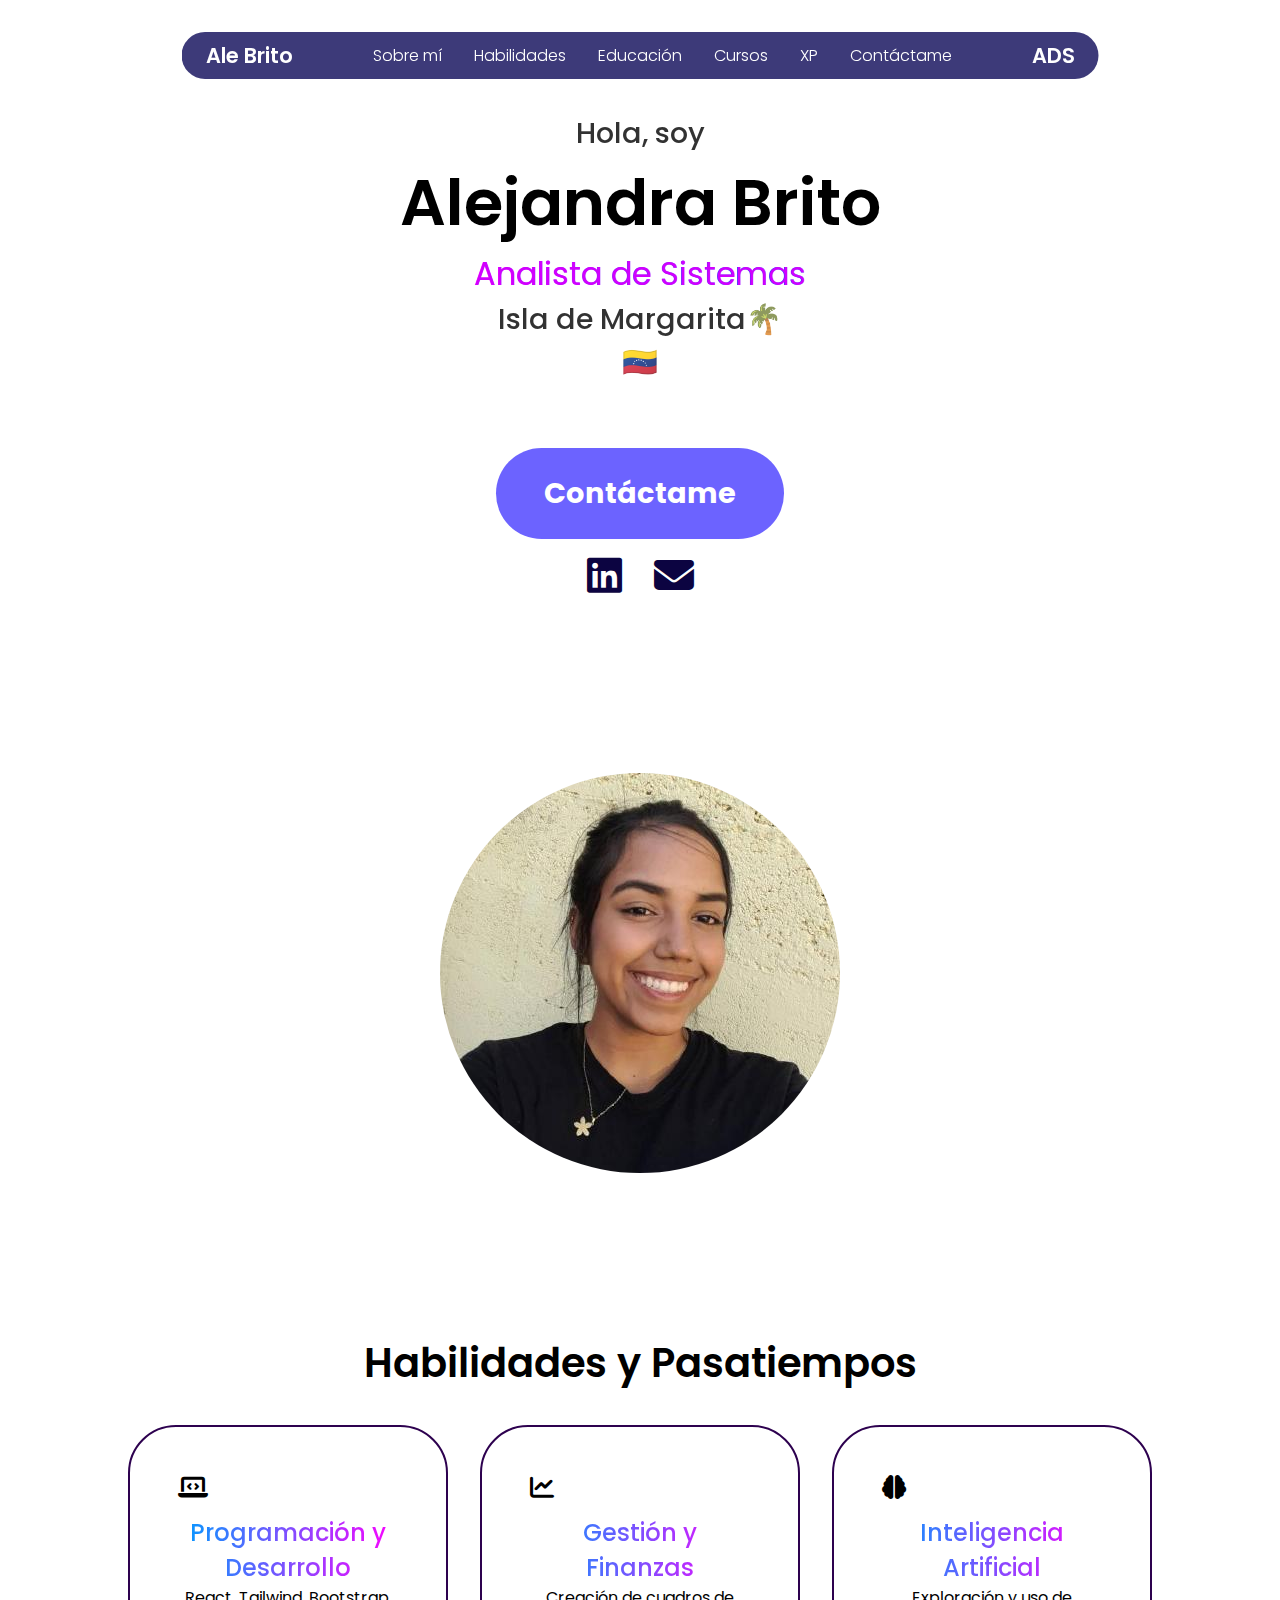
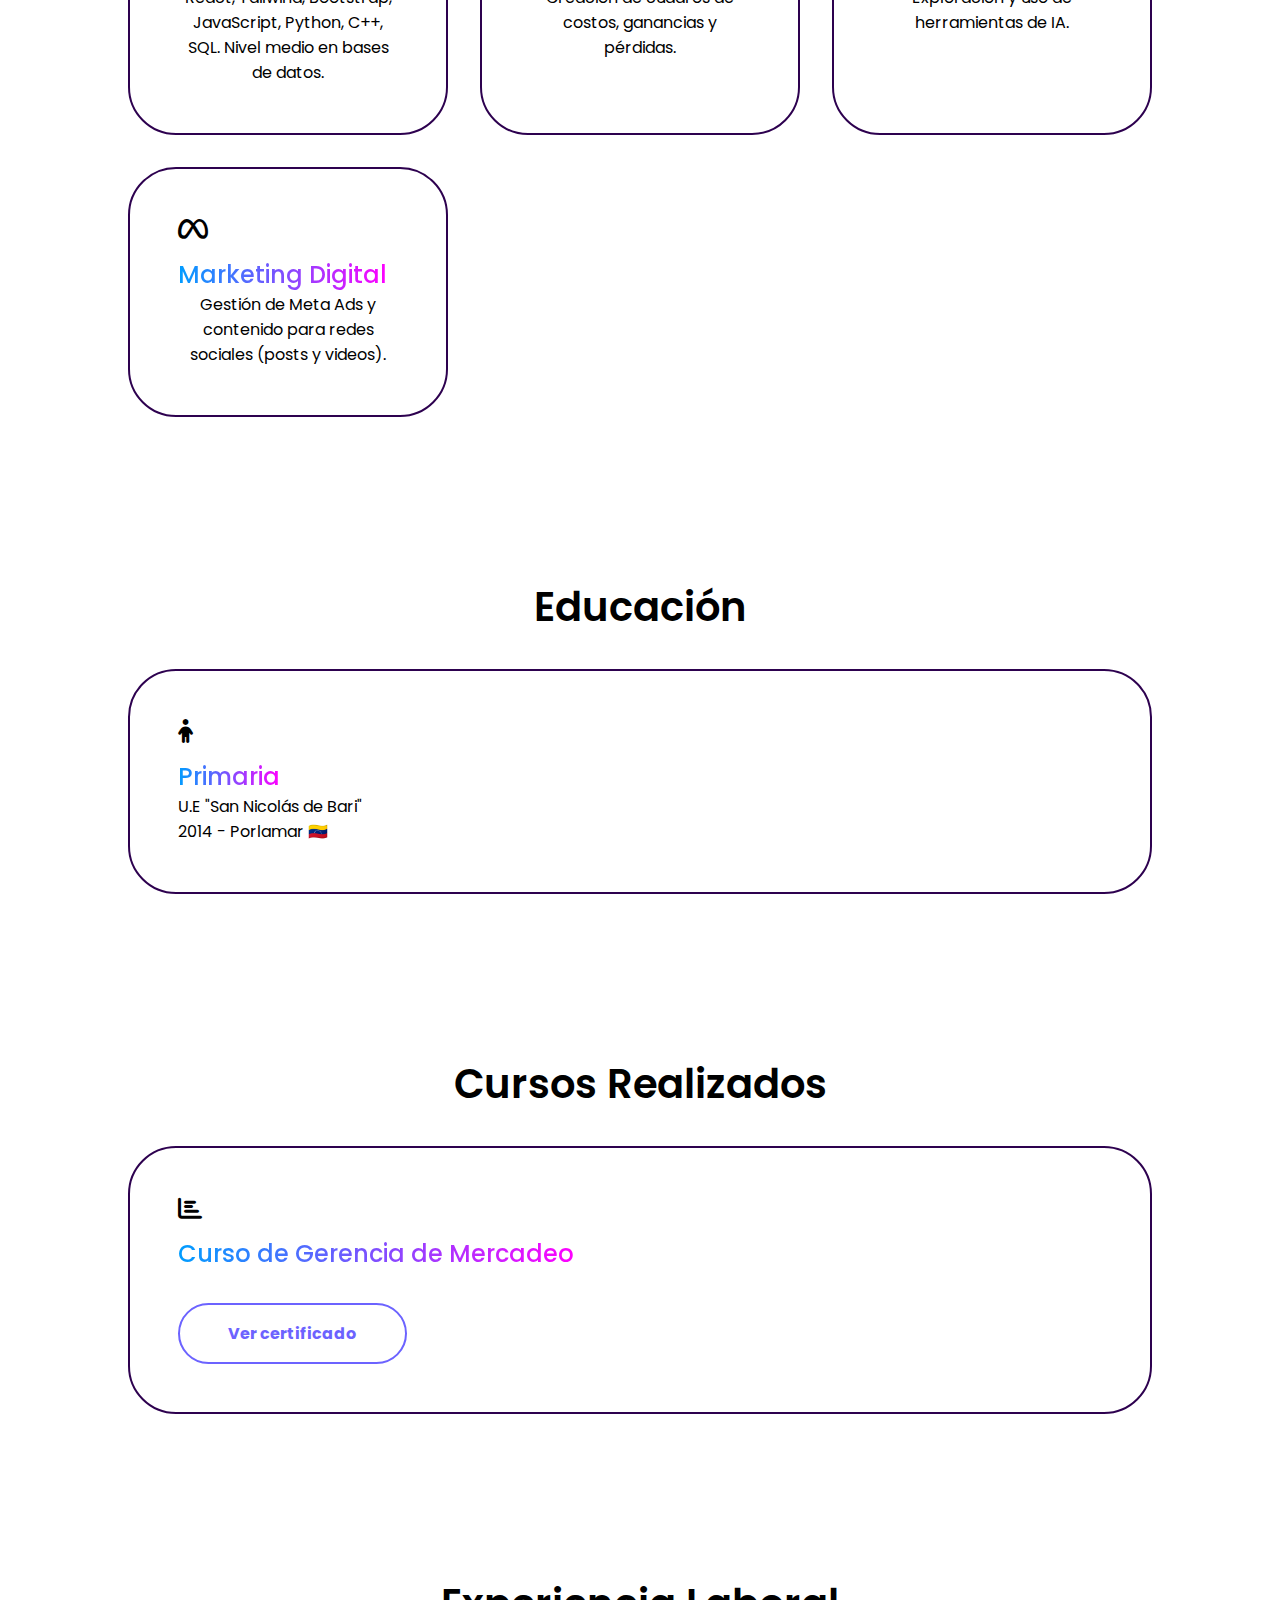
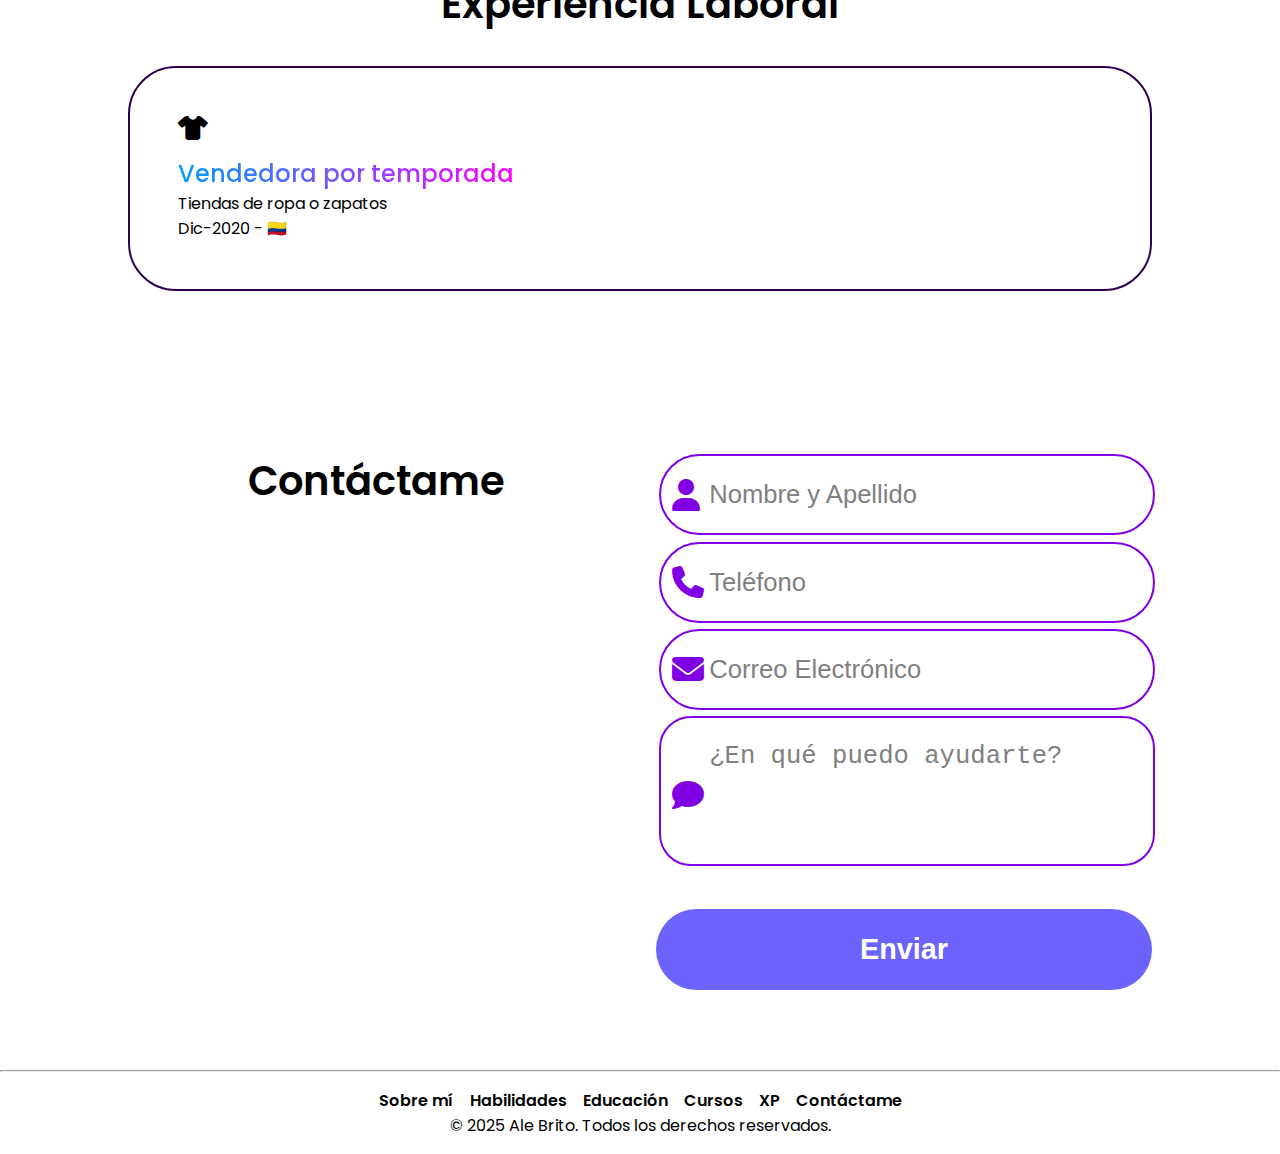
<file: index.html>
<!DOCTYPE html>
<html lang="es-en">
<head>
    <!-- Meta etiquetas para el charset (codificación de caracteres) y para la vista en dispositivos móviles -->
    <meta charset="UTF-8">
    <meta name="viewport" content="width=device-width, initial-scale=1.0">
    
    <!-- Título de la página que aparece en la pestaña del navegador -->
    <title>Acerca de Ale</title>

    <!-- Icono de la página que aparece en la pestaña del navegador -->
    <link rel="icon" type="image/png" href="img/favicon.ico">
    
    <!-- Estilos CSS del archivo externo -->
    <link rel="stylesheet" href="style.css">
    
    <!-- Fuente de íconos FontAwesome (usada para los iconos) -->
    <link rel="stylesheet" href="https://cdnjs.cloudflare.com/ajax/libs/font-awesome/6.7.2/css/all.min.css">
    
    <!-- Fuente Google Poppins, que se usará para los textos -->
    <link href="https://fonts.googleapis.com/css2?family=Poppins:wght@300;500;600&display=swap" rel="stylesheet">
    
    <!-- Script de Google Translate para traducción automática -->
    <script type="text/javascript">
        function googleTranslateElementInit() {
            new google.translate.TranslateElement({
                pageLanguage: 'es', 
                includedLanguages: 'en,fr,it,pt,ru', 
                layout: google.translate.TranslateElement.InlineLayout.SIMPLE
            }, 'google_translate_element');
        }
    </script>
    <script type="text/javascript" src="https://translate.google.com/translate_a/element.js?cb=googleTranslateElementInit"></script>
</head>

<body class="fondo-responsive">
    <!-- Barra de navegación (header) -->
    <header class="header">
        <!-- Logo de la página -->
        <a href="#" class="logo"><span>Ale Brito</span></a>
        
        <!-- Enlaces del menú de navegación -->
        <ul class="nav-links">
            <li><a href="#about">Sobre mí</a></li>
            <li><a href="#skills">Habilidades</a></li>
            <li><a href="#educacion">Educación</a></li>
            <li><a href="#cursos">Cursos</a></li>
            <li><a href="#experiencia">XP</a></li>
            <li><a href="#contact">Contáctame</a></li>
        </ul>
        
        <!-- Enlace a otra página (presentación global) -->
        <a href="presentacion global/baner.html" class="logo">ADS</a>

        <!-- Icono de menú hamburguesa para pantallas pequeñas -->
        <i class="fa-solid fa-bars" id="menu-icon"></i>
    </header>

    <!-- Contenedor para el widget de Google Translate -->
    <div id="google_translate_element"></div>

    <!-- Toast (notificación emergente) -->
    <div class="toast" id="toast">¡Este es un toast que estará visible mientras trabajas!</div>

    <!-- Sección "Sobre mí" -->
    <section id="about" class="about">
        <div class="about-container">
            <div class="info-box">
                <!-- Información personal -->
                <div class="text">
                    <h3>Hola, soy</h3>
                    <h1>Alejandra Brito</h1>
                    <span>Analista de Sistemas</span>
<!--                     <h3>21 años de edad</h3> -->
                    <h3>Isla de Margarita🌴</h3>
                    <h3>🇻🇪</h3>
                </div>

                <!-- Botón de contacto -->
                <div class="">
                    <a href="#contact" class="btn2">Contáctame</a>
                </div>

                <!-- Redes sociales -->
                <div class="socials">
                    <a href="https://www.linkedin.com/in/alejandra-brito-035682319/" target="_blank">
                        <i class="fa-brands fa-linkedin"></i>
                    </a>
                    <a href="mailto:1509.wonder@gmail.com">
                        <i class="fa-solid fa-envelope"></i>
                    </a>
                </div>
            </div>
            
            <!-- Foto de la persona -->
            <img src="./img/me.jpeg" alt="ale">
        </div>
    </section>

    <!-- Sección "Habilidades y Pasatiempos" -->
    <section id="skills">
        <h2 class="section-title">Habilidades y Pasatiempos</h2>
        <div class="grid">
            <!-- Tarjetas con habilidades -->
            <div class="grid-card">
                <i class="fa-solid fa-laptop-code"></i>
                <span>Programación y Desarrollo</span>
                <p>React, Tailwind, Bootstrap, JavaScript, Python, C++, SQL. Nivel medio en bases de datos.</p>
            </div>

            <div class="grid-card">
                <i class="fa-solid fa-chart-line"></i>
                <span>Gestión y Finanzas</span>
                <p>Creación de cuadros de costos, ganancias y pérdidas.</p>
            </div>

            <div class="grid-card">
                <i class="fa-solid fa-brain"></i>
                <span>Inteligencia Artificial</span>
                <p>Exploración y uso de herramientas de IA.</p>
            </div>

            <div class="grid-card">
                <i class="fa-brands fa-meta"></i>
                <span>Marketing Digital</span>
                <p>Gestión de Meta Ads y contenido para redes sociales (posts y videos).</p>
            </div>

            <!-- Otras tarjetas de habilidades... -->
        </div>
    </section>

    <!-- Sección "Educación" -->
    <section id="educacion">
        <h2 class="section-title">Educación</h2>
        <div class="grid">
            <!-- Tarjetas con información educativa -->
            <div class="grid-card">
                <i class="fa-solid fa-child"></i>
                <span>Primaria</span>
                <p>U.E "San Nicolás de Bari"</p>
                <p>2014 - Porlamar 🇻🇪</p>
            </div>

            <!-- Otras tarjetas de educación... -->
        </div>
    </section>

    <!-- Sección "Cursos Realizados" -->
    <section id="cursos">
        <h2 class="section-title">Cursos Realizados</h2>
        <div class="grid">
            <!-- Tarjetas con información de cursos -->
            <div class="grid-card">
                <i class="fa-solid fa-chart-bar"></i>
                <span>Curso de Gerencia de Mercadeo</span>
                <a href="https://drive.google.com/file/d/1TJjWZ-bbgGSuBGMePHadqKtFoYxA7y_h/view?usp=sharing" target="_blank" class="btn">Ver certificado</a>
            </div>
            
            <!-- Otras tarjetas de cursos... -->
        </div>
    </section>

    <!-- Sección "Experiencia Laboral" -->
    <section id="experiencia">
        <h2 class="section-title">Experiencia Laboral</h2>
        <div class="grid">
            <!-- Tarjetas con experiencia laboral -->
            <div class="grid-card">
                <i class="fa-solid fa-tshirt"></i>
                <span>Vendedora por temporada</span>
                <p>Tiendas de ropa o zapatos</p>
                <p>Dic-2020 - 🇨🇴 </p>
            </div>

            <!-- Otras tarjetas de experiencia... -->
        </div>
    </section>

    <!-- Sección "Contáctame" -->
    <section class="contact problema" id="contact">
        <div class="grid">
            <h2 class="section-title">Contáctame</h2>
            <form id="contactForm" class="contact-form">
                <!-- Formulario de contacto con campos como nombre, teléfono, correo y mensaje -->
                <div class="input-group">
                    <input type="text" name="nombre" placeholder="Nombre y Apellido" required>
                    <i class="fa-solid fa-user"></i>
                </div>
                <div class="input-group">
                    <input type="tel" name="telefono" placeholder="Teléfono" required>
                    <i class="fa-solid fa-phone"></i>
                </div>
                <div class="input-group">
                    <input type="email" name="email" placeholder="Correo Electrónico" required>
                    <i class="fa-solid fa-envelope"></i>
                </div>
                <div class="input-group">
                    <textarea name="mensaje" placeholder="¿En qué puedo ayudarte?" required></textarea>
                    <i class="fa-solid fa-comment"></i>
                </div>
                <button type="submit" class="btn2 contact-btn">Enviar</button>
            </form>            
        </div>
    </section>

    <!-- Separador de pie de página -->
    <hr class="footer-divider">

    <!-- Pie de página con enlaces y detalles de derechos reservados -->
    <footer class="problema">
        <ul>
            <li><a href="#about">Sobre mí</a></li>
            <li><a href="#skills">Habilidades</a></li>
            <li><a href="#educacion">Educación</a></li>
            <li><a href="#cursos">Cursos</a></li>
            <li><a href="#experiencia">XP</a></li>
            <li><a href="#contact">Contáctame</a></li>
        </ul>
        <p>&copy; 2025 Ale Brito. Todos los derechos reservados.</p>
    </footer>
</body>
</html>
</file>
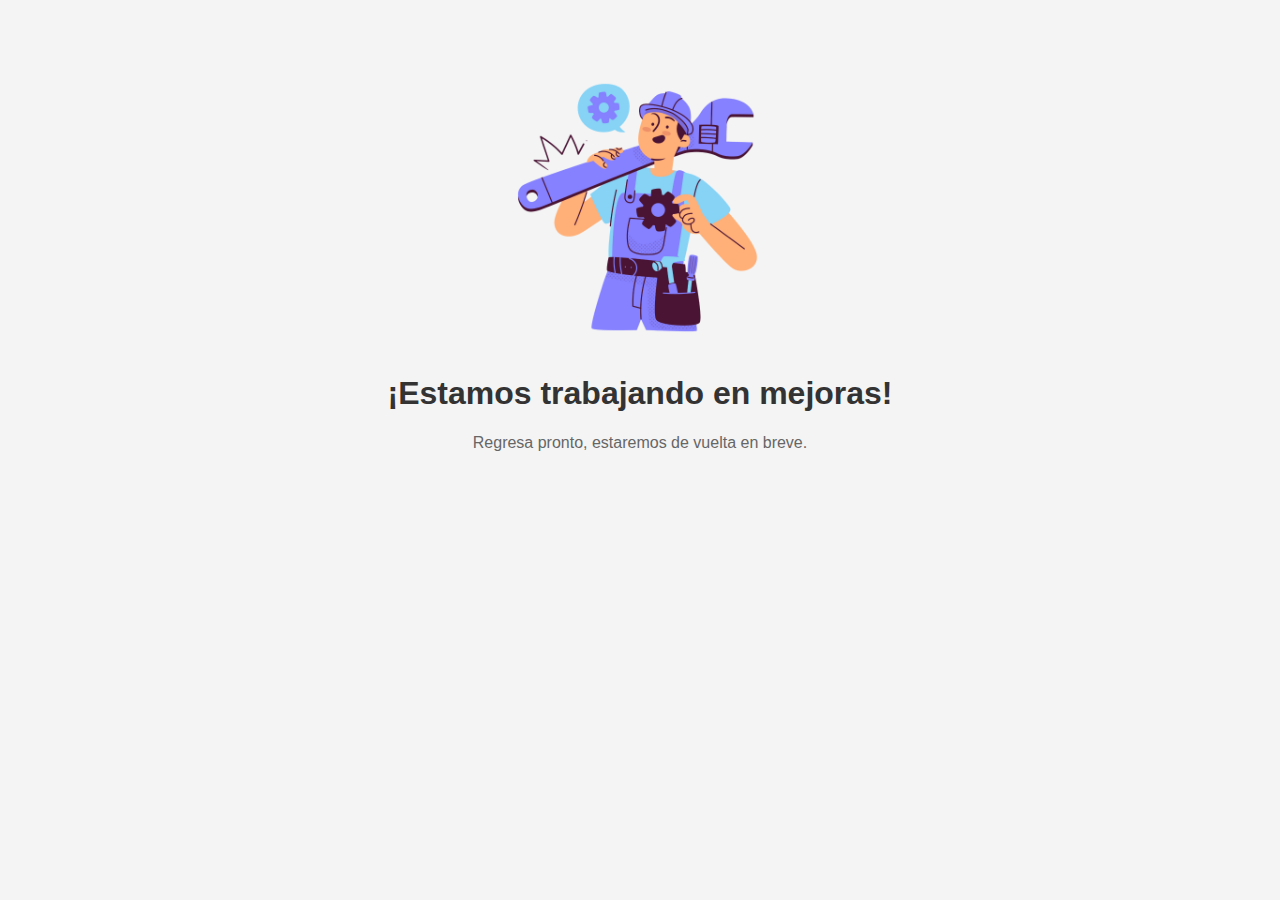
<file: mantenimiento.html>
<!DOCTYPE html>
<html lang="es">
<head>
    <meta charset="UTF-8">
    <meta name="viewport" content="width=device-width, initial-scale=1.0">
    <link rel="icon" type="image/png" href="img/favicon.ico">
    <title>Página en Mantenimiento</title>
    <style>
        body {
            text-align: center;
            background-color: #f4f4f4;
            font-family: Arial, sans-serif;
            margin: 0;
            padding: 0;
        }
        .container {
            margin-top: 50px;
        }
        img {
            width: 300px;
        }
        h1 {
            color: #333;
        }
        p {
            color: #666;
        }
    </style>
</head>
<body>
    <div class="container">
        <img src="mante.png" alt="Mantenimiento">
        <h1>¡Estamos trabajando en mejoras!</h1>
        <p>Regresa pronto, estaremos de vuelta en breve.</p>
    </div>
</body>
</html>
</file>
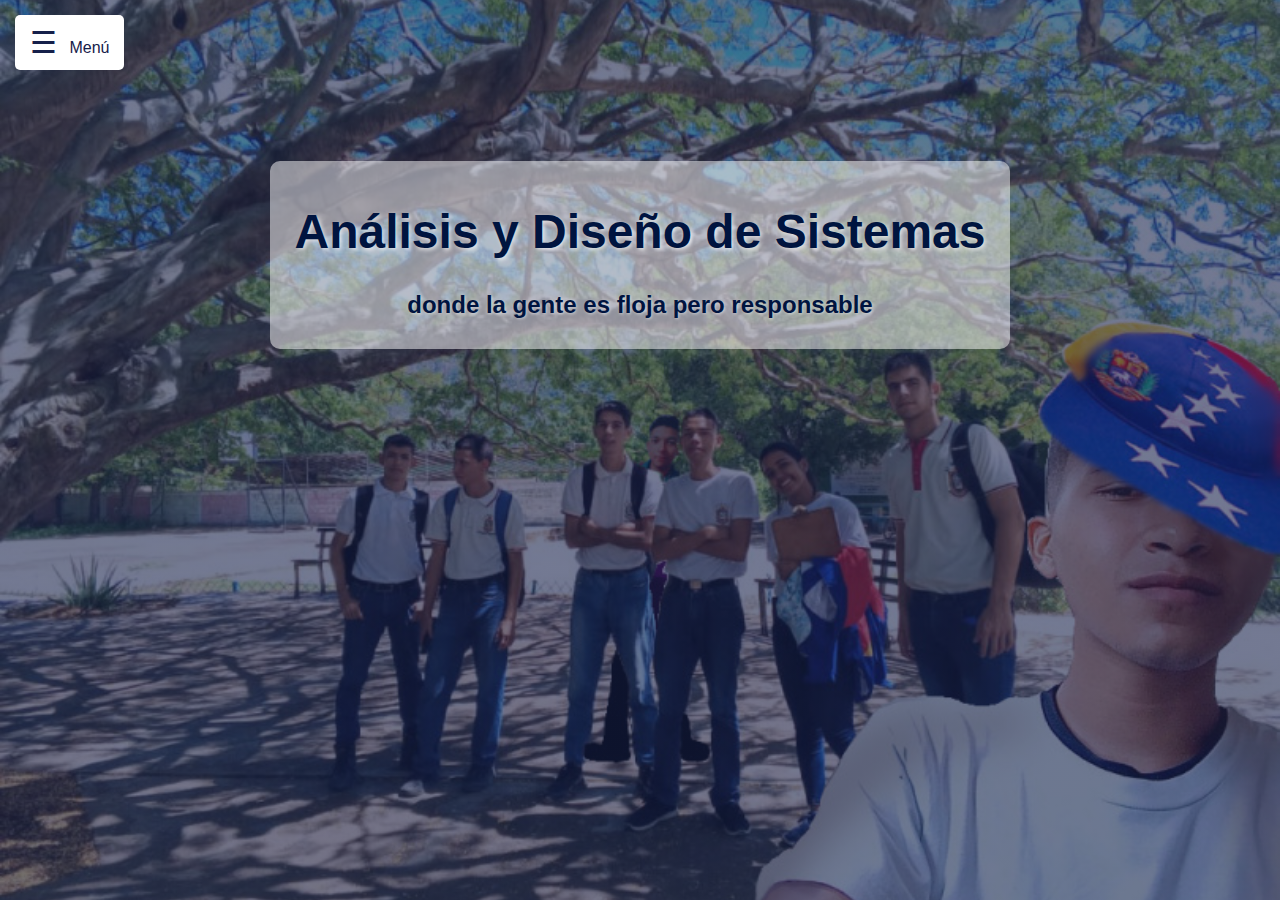
<file: presentacion global/baner.html>
<!DOCTYPE html>
<html lang="es">
<head>
    <meta charset="UTF-8">
    <meta name="viewport" content="width=device-width, initial-scale=1.0">
    <title>UNEFA creator of hate</title>
    <link rel="icon" type="image/ico" href="loguito.ico">
    <link rel="stylesheet" href="./baner.css">
</head>
<body>
    
    <div id="menu-icon">☰</div>  <!-- Aquí se pone el ícono del menú -->
    
    <!--navegador-->
    <nav class="navegador">
        <a href="../index.html" class="nav__link alejandra-link">Alejandra Brito</a>
        <a href="http://rivaskliver.infy.uk/?i=1" class="nav__link">Kliver Rivas</a>
        <a href="http://leonardoom.great-site.net/index.html?i=1" class="nav__link">Leonardo Calojero</a>
        <a href="http://fireclikspage.great-site.net/" class="nav__link">Enmanuel Carreño</a>
        <a href="http://edinsonlozano.great-site.net/index.html" class="nav__link">Edinson Lozano</a>
        <a href="http://sololeveling.free.nf/?i=1" class="nav__link">Victor González</a>
        <a href="http://josedavid.rf.gd/?i=1" class="nav__link">José D Velásquez</a>
        <a href="http://jhoanhered.kesug.com/?i=1" class="nav__link">Jhoan Marcano</a>
        <p class="menu-text">Visita las páginas de los estudiantes de ADS </p>
        <p class="menu-text">Período (2-2024)</p>
    </nav>
    
    <!--fondo-->
    <div class="fondo linear">
        <div class="text-container">
            <h1 class="title">Análisis y Diseño de Sistemas</h1>
            <h2 class="subtitle">donde la gente es floja pero responsable</h2>
        </div>
    </div>

    <!-- Script para activar el menú en pantallas pequeñas -->
    <script>
        const menuIcon = document.getElementById('menu-icon');
        const navegador = document.querySelector('.navegador');

        menuIcon.addEventListener('click', () => {
            navegador.classList.toggle('active');
        });
    </script>
</body>
</html>
</file>
<file: style.css>
/* Estilos generales */
* {
    margin: 0;
    padding: 0;
    box-sizing: border-box;
    position: relative;
    scroll-behavior: smooth;
}

html, body {
    width: 100%;
    overflow-x: hidden;
    font-family: 'Poppins';    
}

:root {
    --transition: 0.3s ease-in-out;
    --gradient-color: linear-gradient(to right, rgb(0, 157, 255), rgb(255,0,255));
}

/* Contenedor principal */
.fondo-responsive {
    max-width: 1920px;
    min-width: 400px;
    margin: auto;
    display: flexbox;
    flex-wrap: wrap;
}

/* Header */
header{
    position: fixed;
    top: 2rem;
    left: 50%;
    transform: translateX(-50%);
    display: flex;
    align-items: center;
    justify-content: center;
    gap: 5rem;
    background-color: rgba(13, 9, 87, 0.8);
    backdrop-filter: blur(8px);
    color: white;
    padding: 0.5rem 1.5rem;
    border-radius: 3rem;
    z-index: 1000;
}

.logo{
    color: white;
    font-size: 1.3rem;
    font-weight: 600;
    white-space: nowrap;
    transition: var(--transition);
    text-decoration: none;
}

.logo:hover{
    transform: scale(1.1);
}

.nav-links{
    display: flex;
    gap: 2rem;
    list-style-type: none;
    align-items: center;
    white-space: nowrap;

}

li a{
    position: relative;
    color: white;
    font-weight: 300;
    text-decoration: none;
}

li a::before{
    position: absolute;
    content: '';
    width: 0;
    left: 0;
    height: 5px;
    top: 25px;
    border-radius: 1rem;
    transition: 0.1s ease-in-out;
    background: linear-gradient(to right, rgb(0, 157, 255), rgb(255,0,255));
}

li a:hover::before{
    width: 100%;
}


#menu-icon{
    font-size: 2rem;
    display: none;
}
/* Secciones */
section {
    width: 100%;
    padding: 5rem 10%;
    text-align: center;
    position: relative;
}

.section-title {
    font-size: 2.5rem;
    font-weight: 600;
    margin-bottom: 2rem;
}

/*presentacion ale*/

.about .about-container {
    display: flex;
    align-items: center;
    justify-content: center;
    gap: 10rem;
    flex-wrap: wrap; /* Permite que los elementos se ajusten */
    text-align: center; /* Alinea el texto al centro si es necesario */
}

.about .about-container .img, .about .about-container .text {
    flex: 1 1 100%; /* Hace que cada elemento ocupe el 100% en pantallas más pequeñas */
}

.about .about-container img {
    max-width: 100%;
    height: auto;
    border-radius: 50%;
}

.about .about-container .text {
    padding: 2rem;/* Mantiene el texto dentro de un tamaño adecuado */
}


.info-box h3{
    font-size: 1.8rem;
    font-weight: 500;
    opacity: 0.8;
}

.info-box h1{
    font-size: 4rem;
    font-weight: 600;
}

.info-box span{
    background: linear-gradient(to right, rgb(255, 0, 255), rgb(0, 157, 255));
    background-clip: text;
    color: transparent;
    font-size: 2rem;
    color:  #d000ff !important;  /* Esto asegura que los spans mantengan su color original */
    font-weight: inherit !important;
}

.socials{
    display: flex;
    gap: 2rem;
    align-items: center;
    justify-content: center;
    margin: 1rem;
}

.socials i{
    font-size: 2.5rem;
    cursor: pointer;
    color: rgb(12, 4, 65);
    transition: var(--transition);
}

.socials i:hover{
    transform: scale(1.1) ;
}

/* Botones */
.btn-group{
    display: flex;
    gap: 1rem;
    
}

.btn{
    border: 2px solid #6C63FF;
    color: #6C63FF;
    border-radius: 3rem;
    padding: 0.5rem 1.5rem;
    font-weight: 600;
    cursor: pointer;
    font-weight: bold;
    white-space: nowrap;
    transition: var(--transition);
    text-decoration: none;
    padding: 1rem 3rem;
    margin-top: 2rem;
    display: flex;
    
}

.btn:hover{
    background-color: rgb(216, 169, 250);
    color: white;
}

.btn2 {
    background-color: #6C63FF; /* Color de fondo suave pero vibrante */
    color: white; /* Color del texto blanco */
    cursor: pointer; /* Cambiar el cursor cuando el mouse pasa por encima */
    text-decoration: none; /* Eliminar el subrayado en enlaces */
    display: inline-block; /* Asegura que el botón se comporte como un bloque */
    white-space: nowrap;
    transition: var(--transition);
    border: none;
    border-radius: 3rem;
    padding: 1.5rem 3rem;
    font-size: 1.8rem;
    font-weight: bold;
    margin-top: 2rem;
}

.btn2:hover {
    background-color: #4C3EDE; /* Un color más oscuro al pasar el mouse */
    transform: scale(1.1); /* Efecto de agrandar al hacer hover */
    box-shadow: 0 4px 15px rgba(0, 0, 0, 0.2); /* Sombra sutil para resaltar el botón */
}

.btn2:focus {
    outline: none; /* Eliminar el borde de enfoque */
}

.btn2:active {
    transform: scale(1.05); /* Efecto de presionar el botón */
    background-color: #3A2BEB; /* Color aún más oscuro al presionar */
}


/* Social Media */
.socials {
    display: flex;
    gap: 2rem;
}

.socials i {
    font-size: 2.5rem;
    color: rgb(12, 4, 65);
    transition: var(--transition);
    cursor: pointer;
}

.socials i:hover {
    transform: scale(1.1);
}

/* Grid */
.grid {
    display: grid;
    grid-template-columns: repeat(auto-fit, minmax(280px, 1fr));
    gap: 2rem;
}

.grid-card{
    border: 2px solid rgb(45, 1, 79);
    border-radius: 3rem;
    padding: 3rem;
    display: flex;
    flex-direction: column;
    align-items: baseline;
    justify-content: left;
    cursor: pointer;
    transition: var(--transition);
}

.grid-card:hover{
    transform: scale(1.02);
    background-color: rgb(45, 1, 79);
    color: white;
}

.grid-card i{
    font-size: 1.5rem;
    margin-bottom: 1rem;
}

.grid-card span{
    font-size: 1.5rem;
    font-weight: 500;
    background: linear-gradient(to right, #009dff, #ff00ff);
    background-clip: text;
    color: transparent;    
}

/* Estilo para otros idiomas */
.grid-card span.translate {
    font-size: 1.5rem;
    font-weight: 500;
    color: #d000ff !important; 
    font-weight: inherit !important;
}


/* Formulario de Contacto */
.contact-container {
    max-width: 600px;
    margin: auto;
}

.input-group input, .input-group textarea {
    width: 100%;
    border-radius: 3rem;
    margin: 0.2rem;
    border: 2px solid rgb(129, 0, 227)  ;
    padding: 1.5rem 3rem;
    font-size: 1.6rem;
    outline: none;
    transition: 0.3s ease-in-out;
}

.input-group textarea {
    border-radius: 2rem;
    resize: none;
    height: 150px;
}

.input-group input::placeholder,
.input-group textarea::placeholder {
    font-size: 1.6rem;
    color: gray;
}

.input-group i {
    position: absolute;
    font-size: 2rem;
    top: 50%;
    left: 1rem;
    transform: translateY(-50%);
    color: rgb(129, 0, 227);
    pointer-events: none;
}

.contact-btn{
    width: 100%;
}

/* Footer */
footer {
    text-align: center;
    padding: 1rem;
    background-color: var(--primary-color);
}

footer ul {
    display: flex;
    gap: 1rem;
    list-style: none;
    justify-content: center;
}

footer ul li a {
    color: var(--secondary-color);
    font-weight: 600;
    text-decoration: none;
}

/* Scrollbar */
::-webkit-scrollbar {
    width: 20px;
}

::-webkit-scrollbar-track {
    background: rgb(219.219,219);
}

::-webkit-scrollbar-thumb {
    background: var(--gradient-color);
}

@media (max-width: 920px) {
    header #menu-icon {
        display: block;
    }

    .nav-links {
        position: absolute;
        top: 100%;
        margin-top: 1rem;
        width: 100%;
        padding: 1rem;
        color: white;
        display: none;
        flex-direction: column;
        text-align: center;
        background: rgba(0, 0, 0, 0.9);
        border-radius: 1rem; /* Ajusté el border-radius para hacerlo más suave */
        box-shadow: 0 4px 8px rgba(0, 0, 0, 0.3); /* Añadí sombra para más visibilidad */
    }

    .nav-links li {
        margin-top: 1rem; /* Reducido para que los elementos tengan mejor espacio */
        padding: 1rem;
        font-size: 1.4rem; /* Reducido el tamaño de la fuente para pantallas pequeñas */
    }

    .nav-links.active {
        display: block;
    }

    header {
        padding: 1rem 2rem; /* Reducí el padding para adaptarlo mejor a pantallas pequeñas */
        gap: 2rem; /* Reducido el espacio entre los elementos del header */
    }

    header .logo {
        font-size: 1.4rem; /* Ajusté el tamaño del logo para que no ocupe tanto espacio */
    }

    .about-container img {
        width: 85vw; /* Ajusté el ancho de la imagen para que se vea proporcionada */
        max-width: 100%; /* Aseguro que no se desborde */
    }

    .input-box input,
    .input-box textarea {
        max-width:  100% ;
        padding: 0.5rem 2rem; /* Ajusté el padding para dejar más espacio */
        width: 100%; /* Aumento el ancho para que se ajuste mejor */
        font-size: 1.4rem; /* Reducí el tamaño de la fuente para mayor legibilidad */
    }

    .input-box input::placeholder {
        font-size: 1.4rem; /* Ajusté el tamaño del placeholder para ser coherente con el input */
    }

    footer ul {
        gap: 0.5rem; /* Reduje el espacio entre los elementos del footer */
        flex-wrap: wrap;
    }

    /* Asegurando que los íconos en los inputs se vean bien */
    .input-box i {
        font-size: 1.4rem; /* Reducido el tamaño del ícono para que no sea demasiado grande */
    }
}

/*modal de info contact*/
.modal {
    display: none; 
    position: fixed;
    z-index: 1;
    left: 0;
    top: 0;
    width: 100%;
    height: 100%;
    background-color: rgba(0, 0, 0, 0.4);
}

.modal-content {
    background-color: #4CAF50;
    color: white;
    margin: 15% auto;
    padding: 20px;
    border-radius: 5px;
    width: 50%;
    text-align: center;
}

/*cerrar modal*/
.close {
    color: white;
    font-size: 30px;
    font-weight: bold;
    cursor: pointer;
}

.close:hover,
.close:focus {
    color: #000;
    text-decoration: none;
    cursor: pointer;
}


/*mensaje toast para enviar los datos al user*/
.toast {
    position: fixed;
    bottom: 20px;
    right: 20px;
    background-color: #323232;
    color: white;
    padding: 10px 20px;
    border-radius: 5px;
    font-size: 16px;
    opacity: 0;
    transform: translateY(20px);
    transition: opacity 0.3s ease-in-out, transform 0.3s ease-in-out;
    z-index: 1000;
}

.toast.success {
    background-color: #28a745;
}

.toast.error {
    background-color: #dc3545;
}

/* Hacer que aparezca */
.toast.show {
    opacity: 1;
    transform: translateY(0);
}
</file>
<file: presentacion global/baner.css>
/* Estilos globales */
body {
    margin: 0;
    font-family: sans-serif;
    color: #000;
    height: 100vh;
    overflow-x: hidden;
}
#menu-icon::after {
    content: " Menú";
    font-size: 16px;
    margin-left: 8px;
}
/* Botón de menú para móviles */
#menu-icon {
    font-size: 30px;
    cursor: pointer;
    position: absolute;
    top: 15px;
    left: 15px;
    z-index: 1100;
    background-color: #fff;
    color: #16204a;
    padding: 10px 15px;
    border-radius: 5px;
    transition: background-color 0.3s ease, color 0.3s ease;
}

/* Efecto hover para el botón de menú */
#menu-icon:hover {
    background-color: #9dc88d; /* Color de fondo cuando se pasa el ratón */
    color: #16204a; /* Color del texto cuando se pasa el ratón */
    font-style: italic;
}

/* Navegador */
.navegador {
    width: 35%;
    height: 100vh;
    background-color: #16204a;
    position: fixed;
    top: 0;
    left: -100%;
    box-sizing: border-box;
    z-index: 1000;
    padding: 20px;
    transition: left 0.3s ease-in-out;
}

.navegador.active {
    left: 0;
}

.nav__link {
    display: block;
    padding: 15px;
    margin: 15px auto;
    text-decoration: none;
    color: #fff;
    border: 2px solid #9dc88d;
    border-radius: 30px;
    text-align: center;
    transition: all 0.3s ease-in-out;
}

.nav__link:hover {
    border-color: #f1b24a;
    background-color: #9dc88d;
}

/* Texto adicional en el menú */
.menu-text {
    color: #fff;
    text-align: center;
    margin-top: 2rem;
    font-size: 18px;
    font-style: italic;
    font-weight: 300;
}

/* Fondo principal */
.fondo {
    width: 100%;
    height: 100vh;
    background: linear-gradient(rgba(22, 32, 74, 0.6), rgba(22, 32, 74, 0.6)), url('ads.jpg');
    background-size: cover;
    background-position: center;
    display: flex;
    justify-content: center;
    align-items: center;
    position: relative;
}
/* Nueva clase específica para Alejandra Brito */
.alejandra-link { 
    margin-top: 4rem; /* Solo este enlace tendrá el margen superior */
}
/* Estilos generales para el contenedor (se aplican por defecto) */
.text-container {
    background-color: rgba(255, 255, 255, 0.5);
    padding: 30px;
    border-radius: 10px;
    text-align: center;
    max-width: 80%;
    color: rgb(0, 20, 63);
    margin: 10px;
}

/* Título y subtítulo */
.title {
    font-size: 48px;
    text-shadow: 2px 2px 4px rgba(255, 255, 255, 0.7);
}

.subtitle {
    font-size: 24px;
    text-shadow: 1px 1px 3px rgba(255, 255, 255, 0.5);
}



/* Estilos para pantallas grandes (PC) */
@media (min-width: 769px) {
    .text-container {
        padding: 10px 25px;
        max-width: 60%;
        margin-top: -380px; /* Ajuste para PC */
    }
}

/* Responsive */
@media (max-width: 768px) {
    /* Botón de menú para móviles */
    #menu-icon {
        font-size: 30px;
        cursor: pointer;
        position: absolute;
        top: 15px;
        left: 15px;
        z-index: 1100;
        background-color: #fff;
        color: #16204a;
        padding: 10px 15px;
        border-radius: 5px;
    }

    #menu-icon::after {
        content: " Menú";
        font-size: 16px;
        margin-left: 8px;
    }
    
    .navegador {
        width: 80%;
        height: 100vh;
        left: -80%;
        transition: left 0.3s ease-in-out;
    }

    .navegador.active {
        left: 0;
    }

    .nav__link {
        margin: 10px;
        display: block;
        padding: 12px;
        font-size: 18px;
    }
    .alejandra-link {
        margin-top: 4rem; /* Solo este enlace tendrá el margen superior */
    }
    .fondo {
        height: 100vh;
        background: linear-gradient(rgba(22, 32, 74, 0.7), rgba(22, 32, 74, 0.7)), url('fondo.jpg');
        background-size: cover;
        background-position: center;
    }

    .text-container {
        padding: 20px; /* O cualquier otro valor que te guste */
        max-width: 90%; /* Puedes ajustar esto */
        margin: 10px; /* Puedes ajustar el margen según sea necesario */
    }

    .title {
        font-size: 32px;
    }

    .subtitle {
        font-size: 18px;
    }
}
</file>
